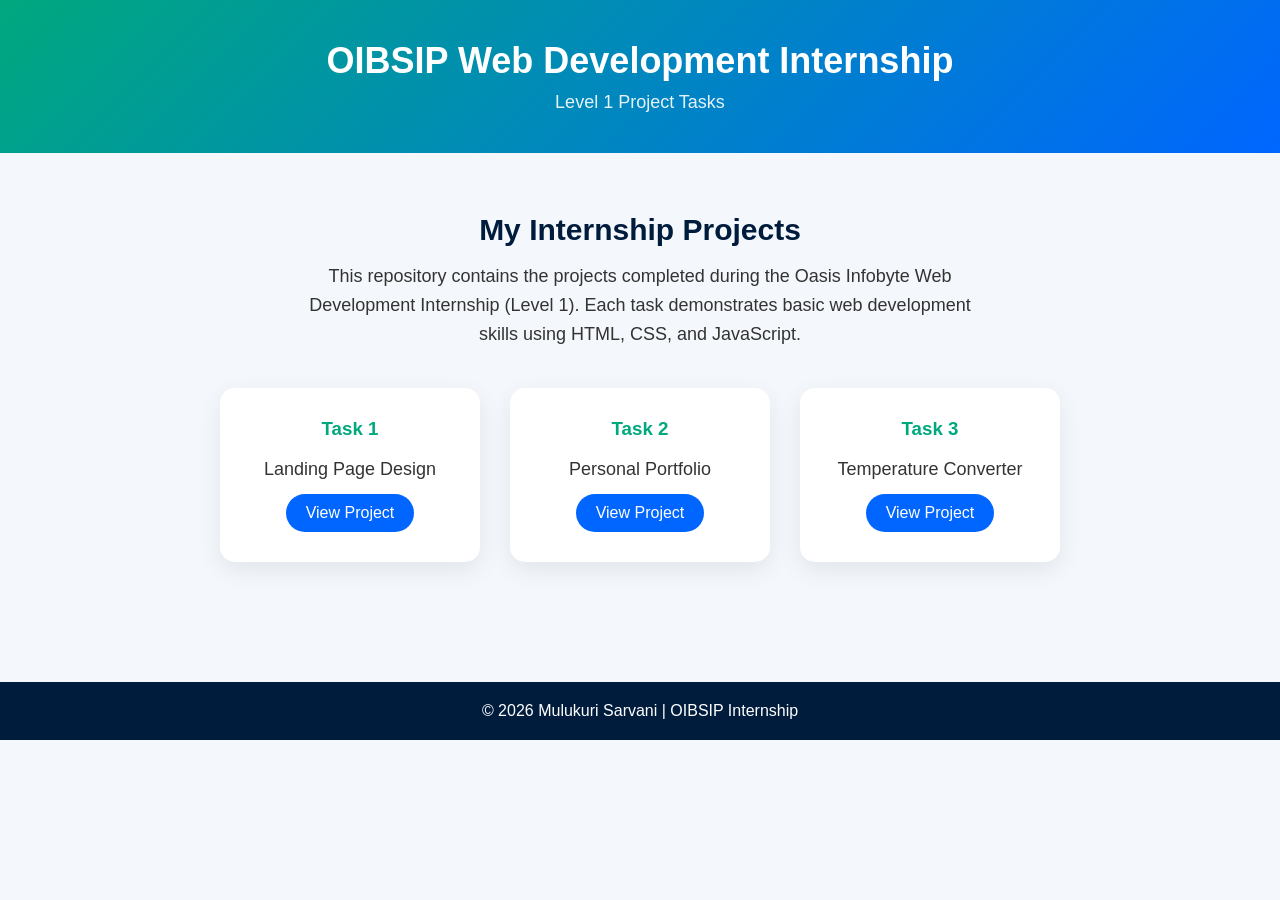
<file: index.html>
<!DOCTYPE html>
<html lang="en">

<head>
<meta charset="UTF-8">
<meta name="viewport" content="width=device-width, initial-scale=1.0">

<title>OIBSIP Web Development Internship</title>

<style>

*{
margin:0;
padding:0;
box-sizing:border-box;
font-family:Arial, Helvetica, sans-serif;
}

body{
background:#f4f7fb;
color:#333;
}

/* Header */

header{
background:linear-gradient(135deg,#00a87e,#0066ff);
color:white;
padding:40px 20px;
text-align:center;
}

header h1{
font-size:36px;
margin-bottom:10px;
}

header p{
font-size:18px;
opacity:0.9;
}

/* Main Section */

section{
padding:60px 20px;
text-align:center;
}

section h2{
font-size:30px;
margin-bottom:15px;
color:#001c3d;
}

section p{
max-width:700px;
margin:auto;
font-size:18px;
line-height:1.6;
}

/* Task Cards */

.tasks{
margin-top:40px;
display:flex;
justify-content:center;
gap:30px;
flex-wrap:wrap;
}

.card{
background:white;
width:260px;
padding:30px;
border-radius:15px;
box-shadow:0 8px 25px rgba(0,0,0,0.08);
transition:0.3s;
}

.card:hover{
transform:translateY(-8px);
}

.card h3{
margin-bottom:15px;
color:#00a87e;
}

.card a{
text-decoration:none;
background:#0066ff;
color:white;
padding:10px 20px;
border-radius:25px;
display:inline-block;
margin-top:10px;
transition:0.3s;
}

.card a:hover{
background:#0044aa;
}

/* Footer */

footer{
background:#001c3d;
color:white;
text-align:center;
padding:20px;
margin-top:60px;
}

</style>

</head>

<body>

<header>

<h1>OIBSIP Web Development Internship</h1>
<p>Level 1 Project Tasks</p>

</header>

<section>

<h2>My Internship Projects</h2>

<p>
This repository contains the projects completed during the
Oasis Infobyte Web Development Internship (Level 1).
Each task demonstrates basic web development skills using
HTML, CSS, and JavaScript.
</p>

<div class="tasks">

<div class="card">
<h3>Task 1</h3>
<p>Landing Page Design</p>

<a href="https://mulukurisarvani.github.io/OIBSIS_WEBDEVELEPMENT_LEVEL1/task1/" target="_blank">
View Project
</a>
</div>

<div class="card">
<h3>Task 2</h3>
<p>Personal Portfolio</p>

<a href="https://mulukurisarvani.github.io/OIBSIS_WEBDEVELEPMENT_LEVEL1/task2/" target="_blank">
View Project
</a>
</div>

<div class="card">
<h3>Task 3</h3>
<p>Temperature Converter</p>

<a href="https://mulukurisarvani.github.io/OIBSIS_WEBDEVELEPMENT_LEVEL1/task3/" target="_blank">
View Project
</a>
</div>

</div>

</section>

<footer>

© 2026 Mulukuri Sarvani | OIBSIP Internship

</footer>

</body>
</html>
</file>
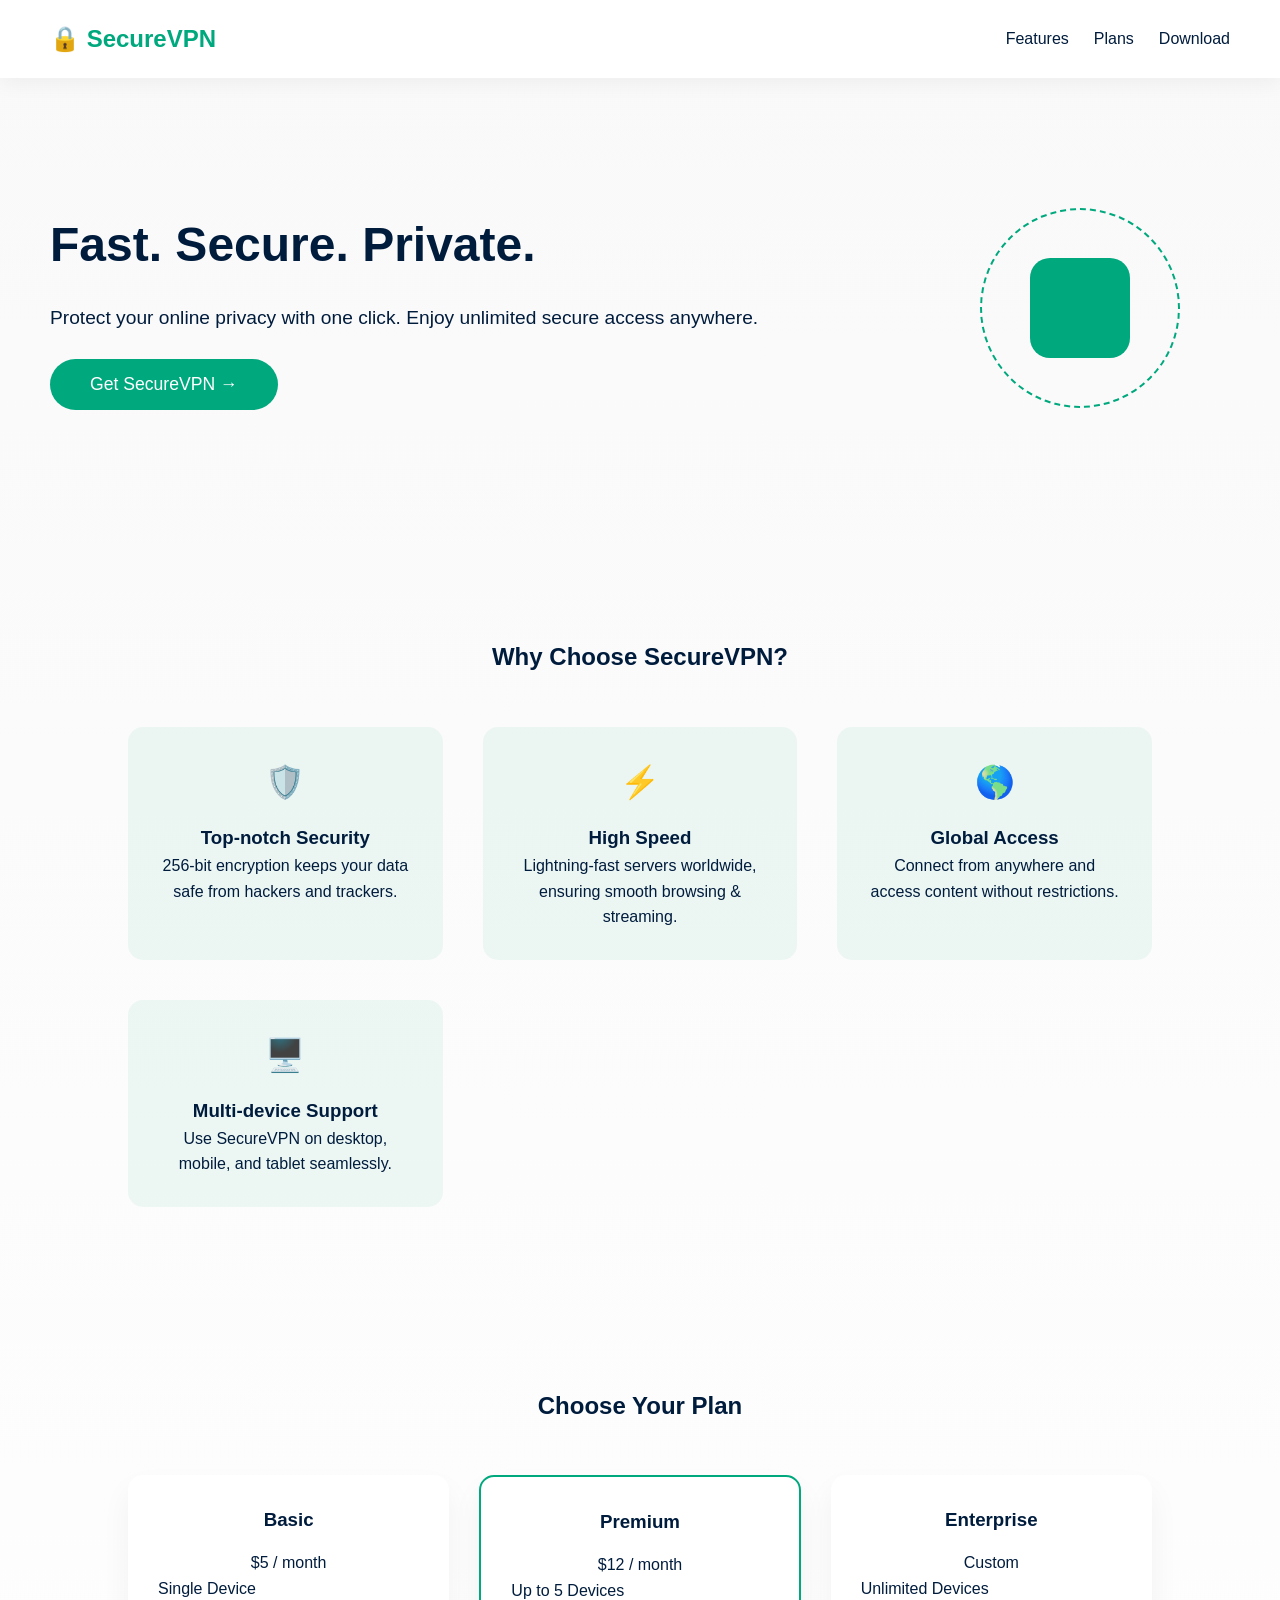
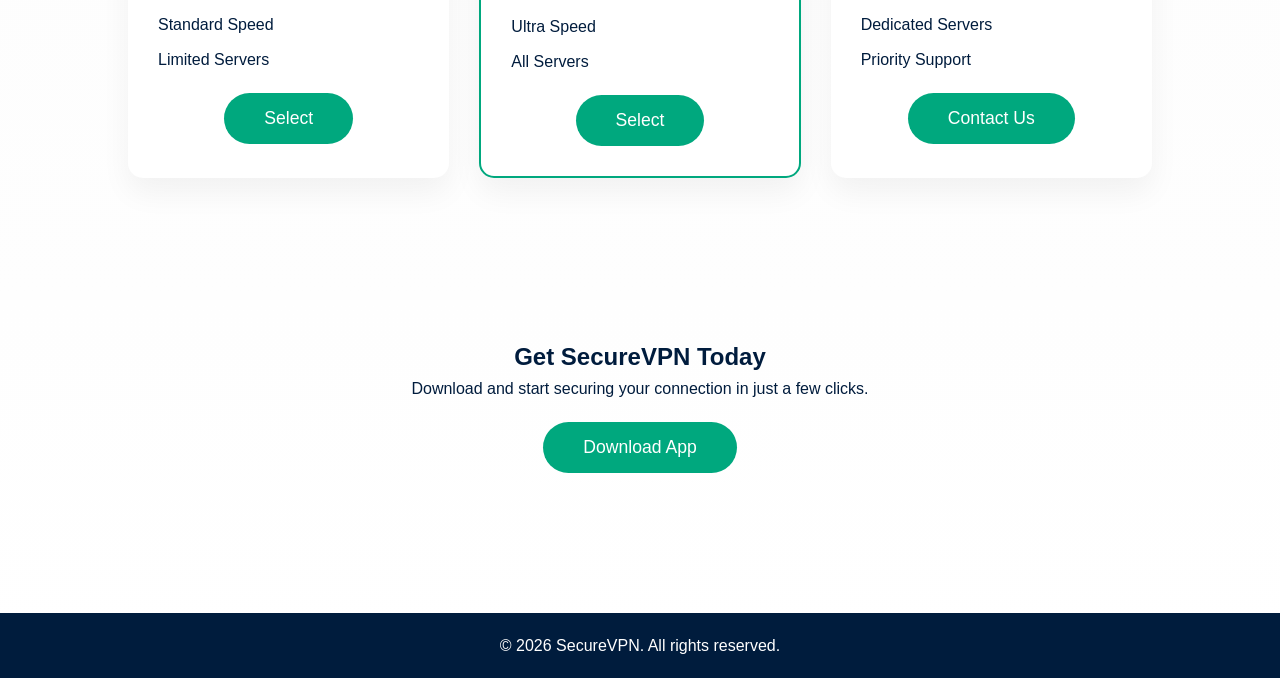
<file: task1/index.html>
<!DOCTYPE html>
<html lang="en">
<head>
  <meta charset="UTF-8">
  <meta name="viewport" content="width=device-width, initial-scale=1.0">
  <title>SecureVPN | Task 1 Landing Page</title>
  <link rel="stylesheet" href="style.css">
</head>
<body>



  <!-- Navigation -->
  <header>
    <nav>
      <div class="logo">🔒 SecureVPN</div>
      <ul class="nav-links">
        <li><a href="#features">Features</a></li>
        <li><a href="#plans">Plans</a></li>
        <li><a href="#download">Download</a></li>
      </ul>
    </nav>

    <!-- Hero Section -->
    <div class="hero">
      <div class="hero-text">
        <h1>Fast. Secure. Private.</h1>
        <p>Protect your online privacy with one click. Enjoy unlimited secure access anywhere.</p>
        <button class="cta-btn">Get SecureVPN →</button>
      </div>
      <div class="hero-animation">
        <div class="vpn-device"></div>
        <div class="vpn-wave"></div>
      </div>
    </div>
  </header>

  <!-- Features Section -->
  <section id="features">
    <h2>Why Choose SecureVPN?</h2>
    <div class="features-grid">
      <div class="feature-card">
        <div class="icon">🛡️</div>
        <h3>Top-notch Security</h3>
        <p>256-bit encryption keeps your data safe from hackers and trackers.</p>
      </div>
      <div class="feature-card">
        <div class="icon">⚡</div>
        <h3>High Speed</h3>
        <p>Lightning-fast servers worldwide, ensuring smooth browsing & streaming.</p>
      </div>
      <div class="feature-card">
        <div class="icon">🌎</div>
        <h3>Global Access</h3>
        <p>Connect from anywhere and access content without restrictions.</p>
      </div>
      <div class="feature-card">
        <div class="icon">🖥️</div>
        <h3>Multi-device Support</h3>
        <p>Use SecureVPN on desktop, mobile, and tablet seamlessly.</p>
      </div>
    </div>
  </section>

  <!-- Plans Section -->
  <section id="plans">
    <h2>Choose Your Plan</h2>
    <div class="plans-grid">
      <div class="plan-card">
        <h3>Basic</h3>
        <p>$5 / month</p>
        <ul>
          <li>Single Device</li>
          <li>Standard Speed</li>
          <li>Limited Servers</li>
        </ul>
        <button class="cta-btn">Select</button>
      </div>
      <div class="plan-card premium">
        <h3>Premium</h3>
        <p>$12 / month</p>
        <ul>
          <li>Up to 5 Devices</li>
          <li>Ultra Speed</li>
          <li>All Servers</li>
        </ul>
        <button class="cta-btn">Select</button>
      </div>
      <div class="plan-card">
        <h3>Enterprise</h3>
        <p>Custom</p>
        <ul>
          <li>Unlimited Devices</li>
          <li>Dedicated Servers</li>
          <li>Priority Support</li>
        </ul>
        <button class="cta-btn">Contact Us</button>
      </div>
    </div>
  </section>

  <!-- Download Section -->
  <section id="download">
    <h2>Get SecureVPN Today</h2>
    <p>Download and start securing your connection in just a few clicks.</p>
    <button class="cta-btn">Download App</button>
  </section>

  <!-- Footer -->
  <footer>
    <p>&copy; 2026 SecureVPN. All rights reserved.</p>
  </footer>

</body>
</html>
</file>
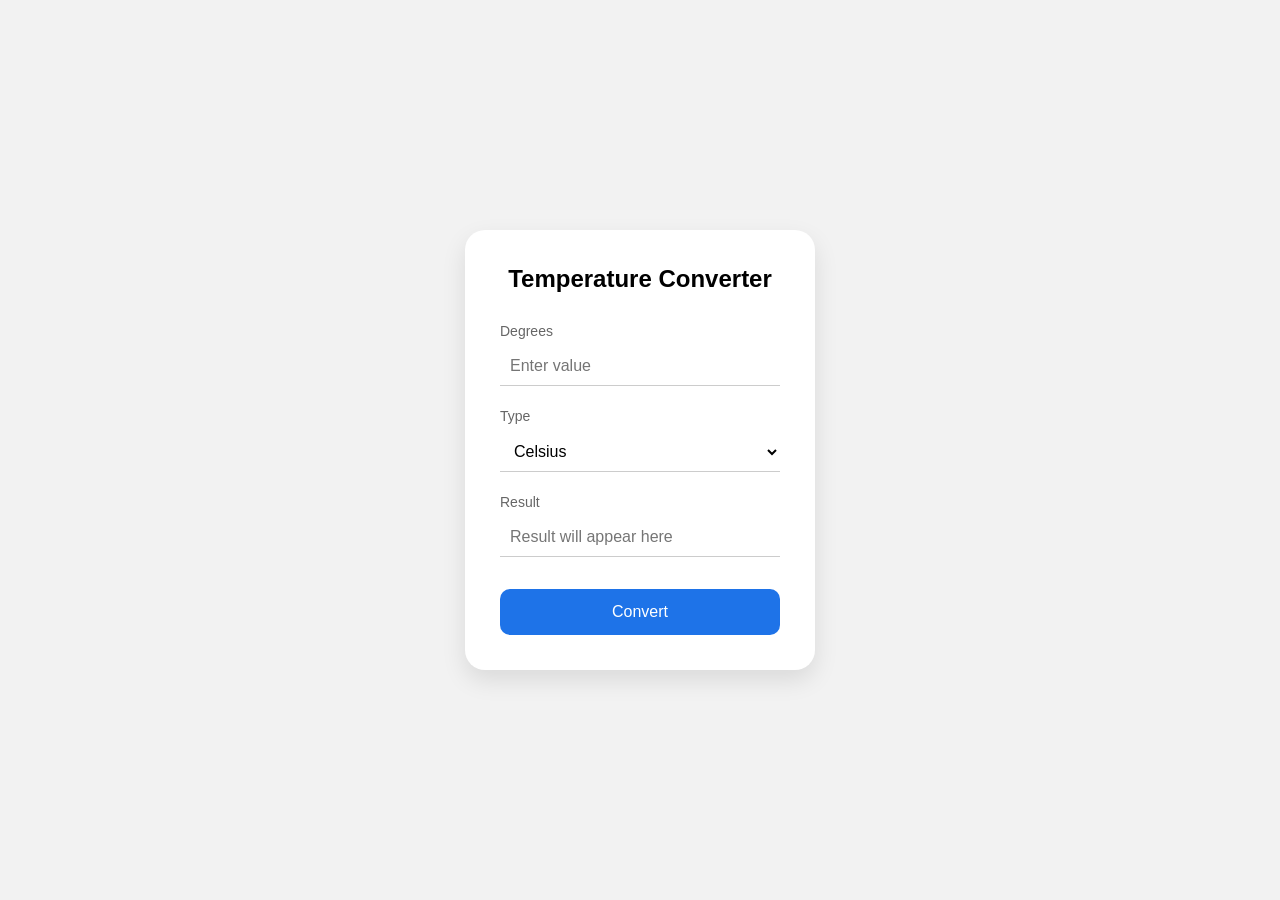
<file: task3/index.html>
<!DOCTYPE html>
<html lang="en">
<head>

<meta charset="UTF-8">
<title>Task 3 - Temperature Converter</title>
<meta name="viewport" content="width=device-width, initial-scale=1.0">

<link rel="stylesheet" href="style.css">

</head>

<body>

<div class="container">

<h2 class="title">Temperature Converter</h2>

<div class="form-group">
<label>Degrees</label>
<input type="number" id="degrees" placeholder="Enter value">
</div>

<div class="form-group">
<label>Type</label>

<select id="type">
<option value="C">Celsius</option>
<option value="F">Fahrenheit</option>
<option value="K">Kelvin</option>
</select>

</div>

<div class="form-group">
<label>Result</label>
<input type="text" id="result" placeholder="Result will appear here" readonly>
</div>

<button onclick="convertTemperature()" class="convert-btn">
Convert
</button>

</div>

<script src="script.js"></script>

</body>
</html>
</file>
<file: task1/style.css>
/* Reset */
* {
  margin: 0;
  padding: 0;
  box-sizing: border-box;
  font-family: 'Segoe UI', Tahoma, Geneva, Verdana, sans-serif;
}

/* Smooth scrolling added */
html{
  scroll-behavior:smooth;
}

body {
  background: linear-gradient(to bottom, #f9f9f9, #ffffff);
  color: #001c3d;
  line-height: 1.6;
}

/* Demo Section */
.demo {
  background: #f0f8ff;
  padding: 60px 10%;
  text-align: left;
}

.demo h1 {
  font-size: 2rem;
  margin-bottom: 20px;
  color: #00a87e;
}

.demo p {
  font-size: 1.1rem;
  margin-bottom: 15px;
}

.demo ul {
  margin-left: 20px;
  margin-bottom: 15px;
}

.demo li {
  margin-bottom: 10px;
}

/* Navigation */
header nav {
  display: flex;
  justify-content: space-between;
  padding: 20px 50px;
  align-items: center;
  background: white;
  box-shadow: 0 5px 20px rgba(0,0,0,0.05);
}

/* Logo color improved */
.logo {
  font-weight: bold;
  font-size: 1.5rem;
  color:#00a87e;
}

.nav-links {
  list-style: none;
  display: flex;
  gap: 25px;
}

.nav-links a {
  text-decoration: none;
  color: #001c3d;
  font-weight: 500;
  transition: 0.3s;
}

.nav-links a:hover {
  color: #00a87e;
}

/* Hero Section */
.hero {
  display: flex;
  justify-content: space-between;
  align-items: center;
  padding: 80px 50px;
}

.hero-text h1 {
  font-size: 3rem;
  margin-bottom: 20px;
}

.hero-text p {
  font-size: 1.2rem;
  margin-bottom: 25px;
}

.cta-btn {
  background: #00a87e;
  color: white;
  border: none;
  padding: 15px 40px;
  border-radius: 30px;
  font-size: 1.1rem;
  cursor: pointer;
  transition: 0.3s;
}

.cta-btn:hover {
  background: #008a65;
}

/* Hero Animation */
.hero-animation {
  width: 300px;
  height: 300px;
  position: relative;
}

.vpn-device {
  width: 100px;
  height: 100px;
  background: #00a87e;
  border-radius: 20px;
  position: absolute;
  top: 50%;
  left: 50%;
  transform: translate(-50%, -50%);
  animation: float 3s ease-in-out infinite;
}

.vpn-wave {
  width: 200px;
  height: 200px;
  border: 2px dashed #00a87e;
  border-radius: 50%;
  position: absolute;
  top: 50%;
  left: 50%;
  transform: translate(-50%, -50%);
  animation: pulse 2s infinite;
}

@keyframes float {
  0%, 100% { transform: translate(-50%, -50%) translateY(0); }
  50% { transform: translate(-50%, -50%) translateY(-15px); }
}

@keyframes pulse {
  0% { transform: translate(-50%, -50%) scale(1); opacity: 0.6; }
  50% { transform: translate(-50%, -50%) scale(1.2); opacity: 0.3; }
  100% { transform: translate(-50%, -50%) scale(1); opacity: 0.6; }
}

/* Features Section */
#features {
  padding: 100px 10%;
  text-align: center;
}

.features-grid {
  display: grid;
  grid-template-columns: repeat(auto-fit, minmax(250px, 1fr));
  gap: 40px;
  margin-top: 50px;
}

.feature-card {
  background: #00a87e10;
  padding: 30px;
  border-radius: 15px;
  transition: 0.3s;
  cursor: pointer;
}

.feature-card:hover {
  background: #00a87e20;
}

.feature-card .icon {
  font-size: 2rem;
  margin-bottom: 15px;
}

/* Plans Section */
#plans {
  padding: 80px 10%;
  text-align: center;
}

.plans-grid {
  display: flex;
  flex-wrap: wrap;
  gap: 30px;
  justify-content: center;
  margin-top: 50px;
}

.plan-card {
  background: #ffffff;
  padding: 30px;
  border-radius: 15px;
  box-shadow: 0 15px 30px rgba(0,0,0,0.05);
  flex: 1 1 250px;
  transition: 0.3s;
}

.plan-card.premium {
  border: 2px solid #00a87e;
}

.plan-card:hover {
  transform: translateY(-10px);
}

.plan-card h3 {
  margin-bottom: 15px;
}

.plan-card ul {
  list-style: none;
  text-align: left;
  margin-bottom: 20px;
}

.plan-card li {
  margin-bottom: 10px;
}

/* Download Section */
#download {
  padding: 80px 10%;
  text-align: center;
}

#download .cta-btn {
  margin-top: 20px;
}

/* Footer improved */
footer {
  margin-top: 60px;
  background:#001c3d;
  color:white;
  text-align:center;
  padding:20px;
}

/* Responsive */
@media (max-width: 900px) {
  .hero {
    flex-direction: column;
    text-align: center;
  }
  .hero-animation {
    margin-top: 30px;
  }
}
</file>
<file: task3/style.css>
*{
margin:0;
padding:0;
box-sizing:border-box;
font-family:Arial,Helvetica,sans-serif;
}

body{
height:100vh;
background:#f2f2f2;
display:flex;
justify-content:center;
align-items:center;
}

.container{
background:#ffffff;
width:350px;
padding:35px;
border-radius:20px;
box-shadow:0 10px 25px rgba(0,0,0,0.1);
}

.title{
text-align:center;
margin-bottom:30px;
font-weight:600;
}

.form-group{
margin-bottom:22px;
display:flex;
flex-direction:column;
}

.form-group label{
margin-bottom:8px;
color:#666;
font-size:14px;
}

input,select{
padding:10px;
border:none;
border-bottom:1px solid #ccc;
font-size:16px;
outline:none;
background:transparent;
}

input:focus,
select:focus{
border-bottom:2px solid #1e73e8;
}

.convert-btn{
width:100%;
padding:14px;
background:#1e73e8;
color:#fff;
border:none;
border-radius:10px;
font-size:16px;
cursor:pointer;
margin-top:10px;
transition:0.3s;
}

.convert-btn:hover{
background:#155ec2;
}

@media(max-width:400px){

.container{
width:90%;
}

}
</file>
